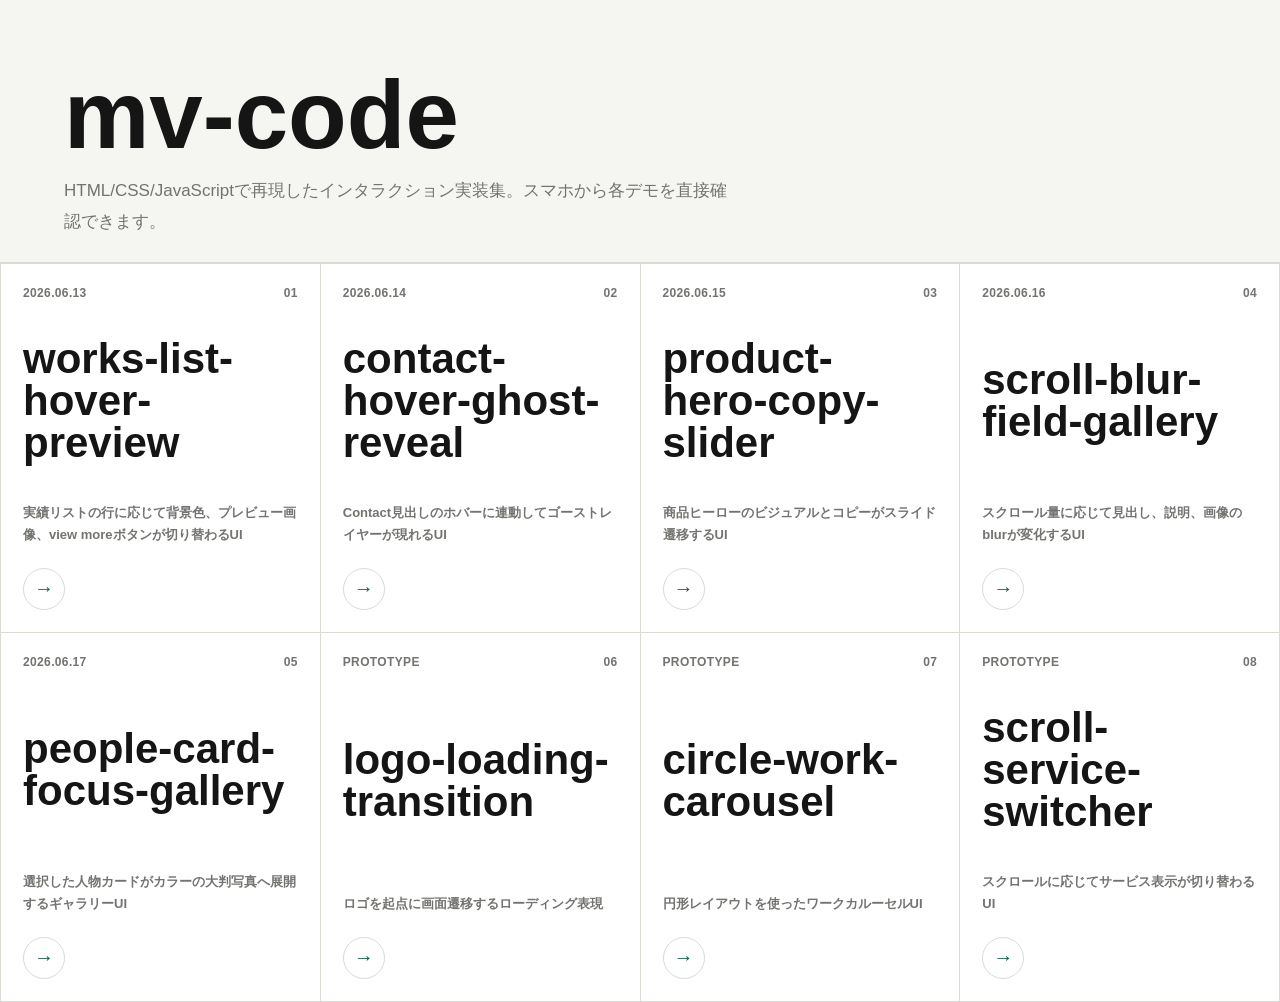
<file: index.html>
<!doctype html>
<html lang="ja">
<head>
  <meta charset="utf-8">
  <meta name="viewport" content="width=device-width, initial-scale=1">
  <title>mv-code</title>
  <style>
    * {
      box-sizing: border-box;
    }

    :root {
      color-scheme: light;
      --bg: #f5f6f2;
      --ink: #151515;
      --muted: #72746f;
      --line: #d9dcd2;
      --accent: #145c50;
      --accent-soft: #dcebe5;
      --panel: #ffffff;
    }

    html {
      background: var(--bg);
    }

    body {
      margin: 0;
      color: var(--ink);
      font-family: Inter, "Helvetica Neue", Arial, "Hiragino Kaku Gothic ProN", "Yu Gothic", Meiryo, sans-serif;
      background: var(--bg);
    }

    a {
      color: inherit;
      text-decoration: none;
    }

    .site-header {
      display: grid;
      gap: 18px;
      padding: clamp(28px, 6vw, 72px) clamp(18px, 5vw, 64px) 24px;
      border-bottom: 1px solid var(--line);
    }

    .site-title {
      margin: 0;
      font-size: clamp(36px, 9vw, 96px);
      line-height: 0.9;
      letter-spacing: 0;
    }

    .site-lead {
      max-width: 680px;
      margin: 0;
      color: var(--muted);
      font-size: clamp(14px, 2.4vw, 17px);
      line-height: 1.8;
    }

    .work-list {
      display: grid;
      grid-template-columns: repeat(auto-fit, minmax(min(100%, 280px), 1fr));
      gap: 1px;
      padding: 1px;
      background: var(--line);
    }

    .work-card {
      display: grid;
      grid-template-rows: auto 1fr auto;
      min-height: 260px;
      padding: 22px;
      background: var(--panel);
      transition: background-color 180ms ease, transform 180ms ease;
    }

    .work-card:focus-visible,
    .work-card:hover {
      background: var(--accent-soft);
      outline: none;
    }

    .work-card:active {
      transform: scale(0.99);
    }

    .work-meta {
      display: flex;
      justify-content: space-between;
      gap: 16px;
      color: var(--muted);
      font-size: 12px;
      font-weight: 700;
      letter-spacing: 0.03em;
      text-transform: uppercase;
    }

    .work-title {
      align-self: center;
      margin: 38px 0;
      font-size: clamp(24px, 5vw, 42px);
      line-height: 1;
      letter-spacing: 0;
      overflow-wrap: anywhere;
    }

    .work-summary {
      margin: 0;
      color: var(--muted);
      font-size: 13px;
      font-weight: 700;
      line-height: 1.7;
    }

    .work-open {
      display: inline-flex;
      align-items: center;
      justify-content: center;
      width: 42px;
      height: 42px;
      margin-top: 22px;
      border: 1px solid var(--line);
      border-radius: 50%;
      color: var(--accent);
      font-size: 20px;
      font-weight: 800;
    }

    @media (max-width: 680px) {
      .site-header {
        min-height: 34vh;
        align-content: end;
      }

      .work-card {
        min-height: 220px;
      }
    }
  </style>
</head>
<body>
  <header class="site-header">
    <h1 class="site-title">mv-code</h1>
    <p class="site-lead">HTML/CSS/JavaScriptで再現したインタラクション実装集。スマホから各デモを直接確認できます。</p>
  </header>

  <main class="work-list" aria-label="実装一覧">
    <a class="work-card" href="./works/works-list-hover-preview/implementation/">
      <div class="work-meta">
        <span>2026.06.13</span>
        <span>01</span>
      </div>
      <h2 class="work-title">works-list-hover-preview</h2>
      <p class="work-summary">実績リストの行に応じて背景色、プレビュー画像、view moreボタンが切り替わるUI</p>
      <span class="work-open" aria-hidden="true">→</span>
    </a>

    <a class="work-card" href="./works/contact-hover-ghost-reveal/implementation/">
      <div class="work-meta">
        <span>2026.06.14</span>
        <span>02</span>
      </div>
      <h2 class="work-title">contact-hover-ghost-reveal</h2>
      <p class="work-summary">Contact見出しのホバーに連動してゴーストレイヤーが現れるUI</p>
      <span class="work-open" aria-hidden="true">→</span>
    </a>

    <a class="work-card" href="./works/product-hero-copy-slider/implementation/">
      <div class="work-meta">
        <span>2026.06.15</span>
        <span>03</span>
      </div>
      <h2 class="work-title">product-hero-copy-slider</h2>
      <p class="work-summary">商品ヒーローのビジュアルとコピーがスライド遷移するUI</p>
      <span class="work-open" aria-hidden="true">→</span>
    </a>

    <a class="work-card" href="./works/scroll-blur-field-gallery/implementation/">
      <div class="work-meta">
        <span>2026.06.16</span>
        <span>04</span>
      </div>
      <h2 class="work-title">scroll-blur-field-gallery</h2>
      <p class="work-summary">スクロール量に応じて見出し、説明、画像のblurが変化するUI</p>
      <span class="work-open" aria-hidden="true">→</span>
    </a>

    <a class="work-card" href="./works/people-card-focus-gallery/implementation/">
      <div class="work-meta">
        <span>2026.06.17</span>
        <span>05</span>
      </div>
      <h2 class="work-title">people-card-focus-gallery</h2>
      <p class="work-summary">選択した人物カードがカラーの大判写真へ展開するギャラリーUI</p>
      <span class="work-open" aria-hidden="true">→</span>
    </a>

    <a class="work-card" href="./works/logo-loading-transition/implementation/">
      <div class="work-meta">
        <span>Prototype</span>
        <span>06</span>
      </div>
      <h2 class="work-title">logo-loading-transition</h2>
      <p class="work-summary">ロゴを起点に画面遷移するローディング表現</p>
      <span class="work-open" aria-hidden="true">→</span>
    </a>

    <a class="work-card" href="./works/circle-work-carousel/implementation/">
      <div class="work-meta">
        <span>Prototype</span>
        <span>07</span>
      </div>
      <h2 class="work-title">circle-work-carousel</h2>
      <p class="work-summary">円形レイアウトを使ったワークカルーセルUI</p>
      <span class="work-open" aria-hidden="true">→</span>
    </a>

    <a class="work-card" href="./works/scroll-service-switcher/implementation/">
      <div class="work-meta">
        <span>Prototype</span>
        <span>08</span>
      </div>
      <h2 class="work-title">scroll-service-switcher</h2>
      <p class="work-summary">スクロールに応じてサービス表示が切り替わるUI</p>
      <span class="work-open" aria-hidden="true">→</span>
    </a>
  </main>
</body>
</html>
</file>
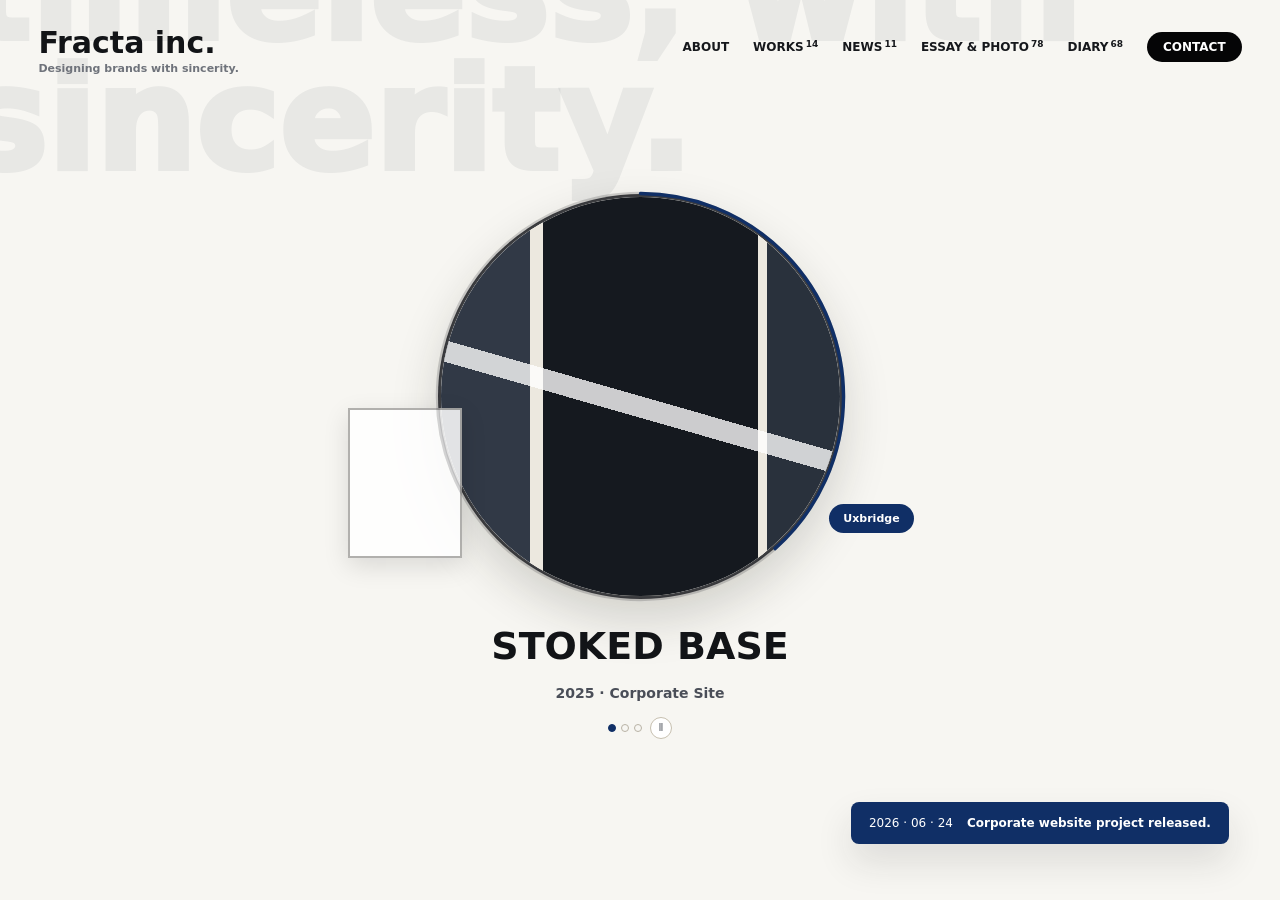
<file: works/circle-work-carousel/implementation/index.html>
<!doctype html>
<html lang="en">
<head>
  <meta charset="utf-8">
  <meta name="viewport" content="width=device-width, initial-scale=1">
  <title>Circle Work Carousel</title>
  <link rel="stylesheet" href="./style.css">
</head>
<body>
  <main class="page-shell">
    <header class="site-header">
      <a class="brand" href="#" aria-label="Fracta home">
        <strong>Fracta inc.</strong>
        <span>Designing brands with sincerity.</span>
      </a>

      <nav class="main-nav" aria-label="Primary navigation">
        <a href="#">ABOUT</a>
        <a href="#">WORKS<sup>14</sup></a>
        <a href="#">NEWS<sup>11</sup></a>
        <a href="#">ESSAY &amp; PHOTO<sup>78</sup></a>
        <a href="#">DIARY<sup>68</sup></a>
        <a class="contact-link" href="#">CONTACT</a>
      </nav>
    </header>

    <section class="carousel" aria-label="Featured works">
      <p class="background-type" aria-hidden="true">timeless, with sincerity.</p>

      <div class="work-stage">
        <button class="work-visual" type="button" aria-label="Show next work">
          <span class="device device-left"></span>
          <svg class="circle-progress" viewBox="0 0 100 100" aria-hidden="true">
            <circle class="circle-progress-track" cx="50" cy="50" r="48"></circle>
            <circle class="circle-progress-bar" cx="50" cy="50" r="48"></circle>
          </svg>
          <span class="image-circle">
            <span class="work-art" data-art="0"></span>
          </span>
        </button>

        <span class="tag-pill" data-role="tag">Uxbridge</span>

        <div class="work-copy" aria-live="polite">
          <h1 data-role="title">STOKED BASE</h1>
          <p data-role="meta">2025 · Corporate Site</p>
        </div>

        <div class="pager" aria-label="Carousel pagination">
          <div class="dots" data-role="dots"></div>
          <button class="pause-button" type="button" aria-label="Pause carousel">Ⅱ</button>
        </div>
      </div>

      <aside class="news-strip" data-role="news">
        <span>2026 · 06 · 24</span>
        <strong>Corporate website project released.</strong>
      </aside>
    </section>
  </main>

  <script src="./script.js"></script>
</body>
</html>
</file>
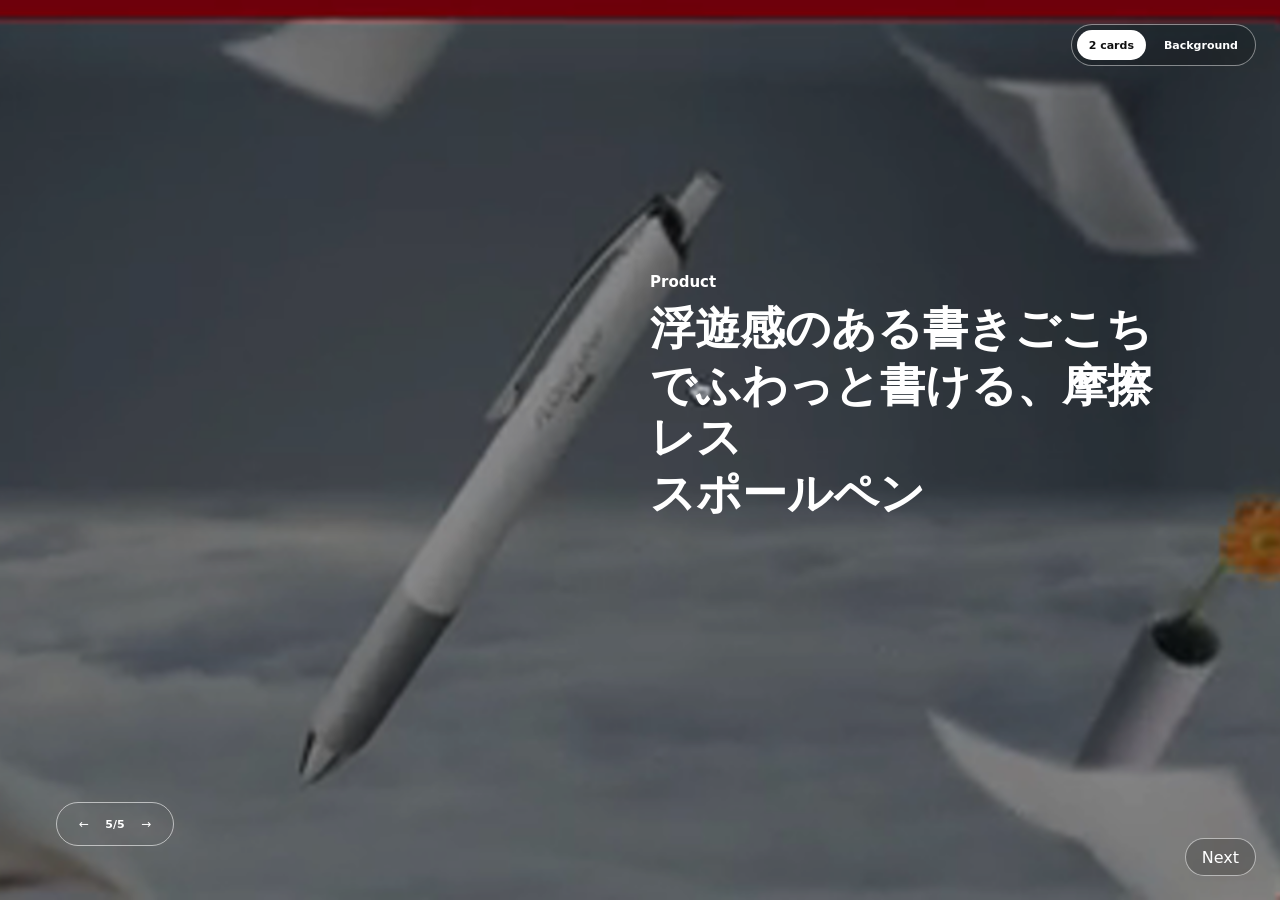
<file: works/product-hero-copy-slider/implementation/index.html>
<!doctype html>
<html lang="en">
<head>
  <meta charset="utf-8">
  <meta name="viewport" content="width=device-width, initial-scale=1">
  <title>Product Hero Copy Slider</title>
  <link rel="stylesheet" href="./style.css?v=compare-modes">
</head>
<body>
  <main class="hero" aria-label="Product hero slider">
    <section class="slider" data-state="intro">
      <div class="visual visual--old" aria-hidden="true"></div>
      <div class="visual visual--new" aria-hidden="true"></div>

      <div class="copy copy--old" aria-label="Floating smooth writing ballpoint pen">
        <span class="eyebrow">Product</span>
        <span class="copy-line"><span>浮遊感のある書きごこち</span></span>
        <span class="copy-line"><span>でふわっと書ける、摩擦レス</span></span>
        <span class="copy-line"><span>スポールペン</span></span>
      </div>

      <div class="copy copy--new" aria-label="Expression joy">
        <span class="copy-line" data-line="0">表現する</span>
        <span class="copy-line" data-line="1">よろこびを。</span>
      </div>

      <div class="pager" aria-hidden="true">
        <span>←</span>
        <strong data-role="page">5/5</strong>
        <span>→</span>
      </div>

      <div class="version-switch" aria-label="Version switcher">
        <button type="button" data-mode="cards">2 cards</button>
        <button type="button" data-mode="background">Background</button>
      </div>

      <button class="replay" type="button" data-role="action">Next</button>
    </section>
  </main>

  <script src="./script.js?v=compare-modes"></script>
</body>
</html>
</file>
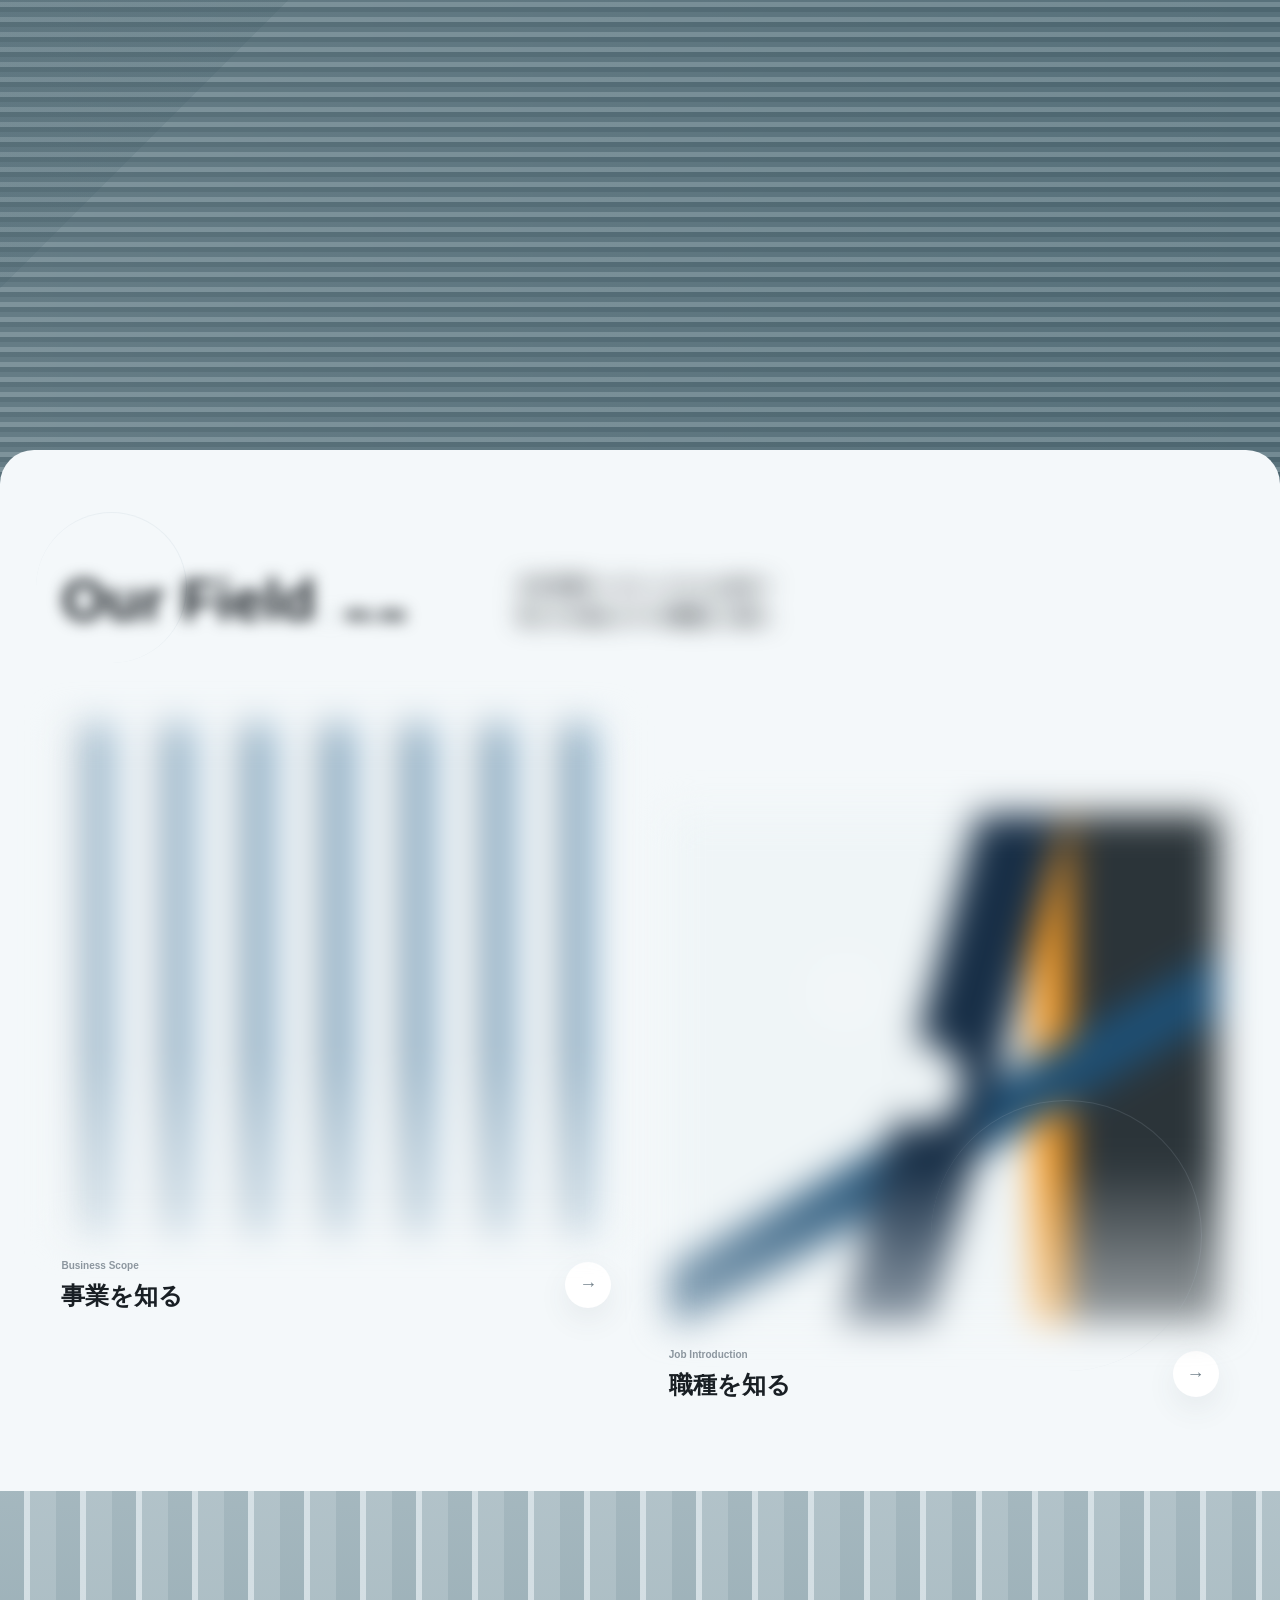
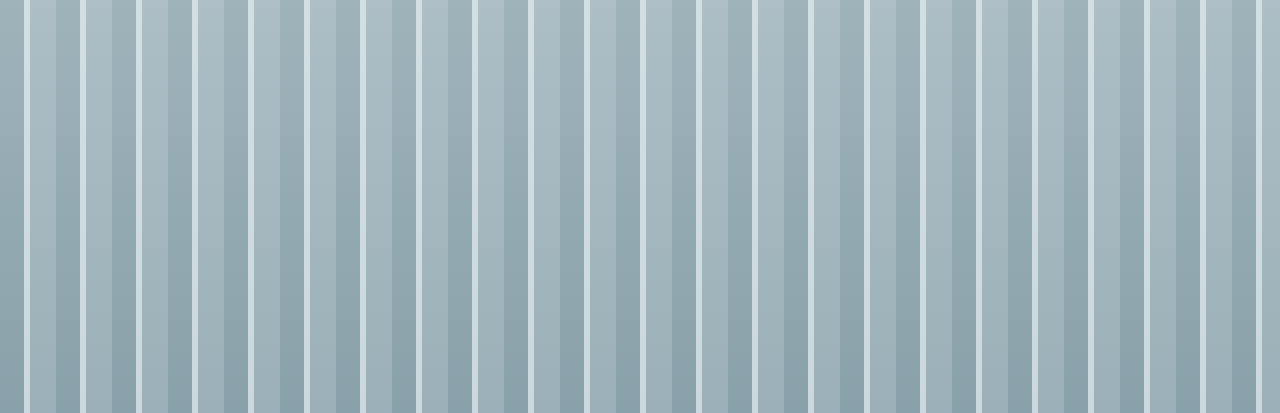
<file: works/scroll-blur-field-gallery/implementation/index.html>
<!doctype html>
<html lang="en">
<head>
  <meta charset="utf-8">
  <meta name="viewport" content="width=device-width, initial-scale=1">
  <title>Scroll Blur Field Gallery</title>
  <link rel="stylesheet" href="./style.css">
</head>
<body>
  <main>
    <section class="hero" aria-label="Facility overview">
      <div class="hero-image"></div>
    </section>

    <section class="field-section" data-role="fieldSection" aria-labelledby="fieldTitle">
      <div class="field-header">
        <div class="title-group blur-target" data-blur-key="title">
          <h1 id="fieldTitle">Our Field</h1>
          <span>事業と職場</span>
        </div>
        <p class="lead blur-target" data-blur-key="lead">
          日本空調サービスってどんな会社？<br>
          私たちの強みと4つの職種をご紹介。
        </p>
      </div>

      <div class="card-grid">
        <article class="field-card">
          <div class="field-photo field-photo--scope blur-target" data-blur-key="cardA"></div>
          <div class="field-card__meta">
            <div>
              <span>Business Scope</span>
              <h2>事業を知る</h2>
            </div>
            <a href="#" aria-label="Business Scope">→</a>
          </div>
        </article>

        <article class="field-card">
          <div class="field-photo field-photo--job blur-target" data-blur-key="cardB"></div>
          <div class="field-card__meta">
            <div>
              <span>Job Introduction</span>
              <h2>職種を知る</h2>
            </div>
            <a href="#" aria-label="Job Introduction">→</a>
          </div>
        </article>
      </div>
    </section>

    <section class="next-image" aria-label="Next section preview"></section>
  </main>

  <script src="./script.js"></script>
</body>
</html>
</file>
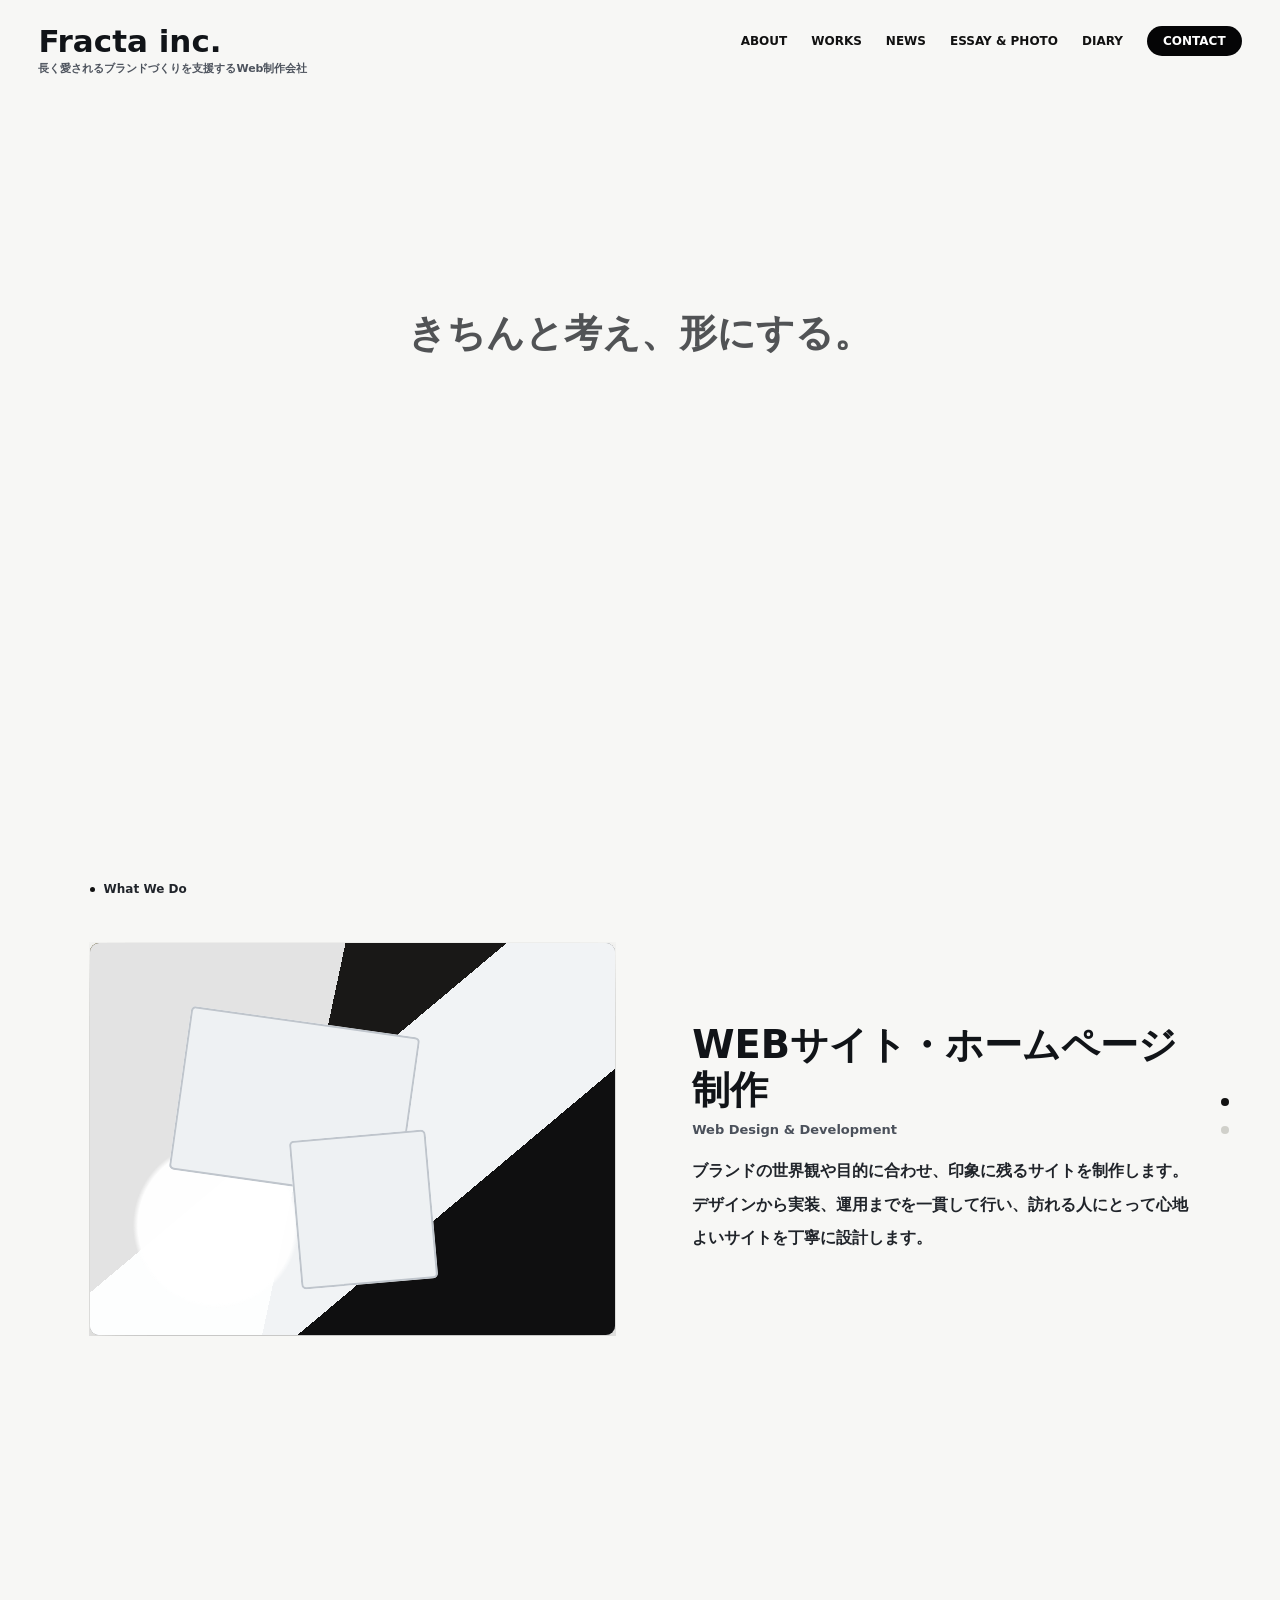
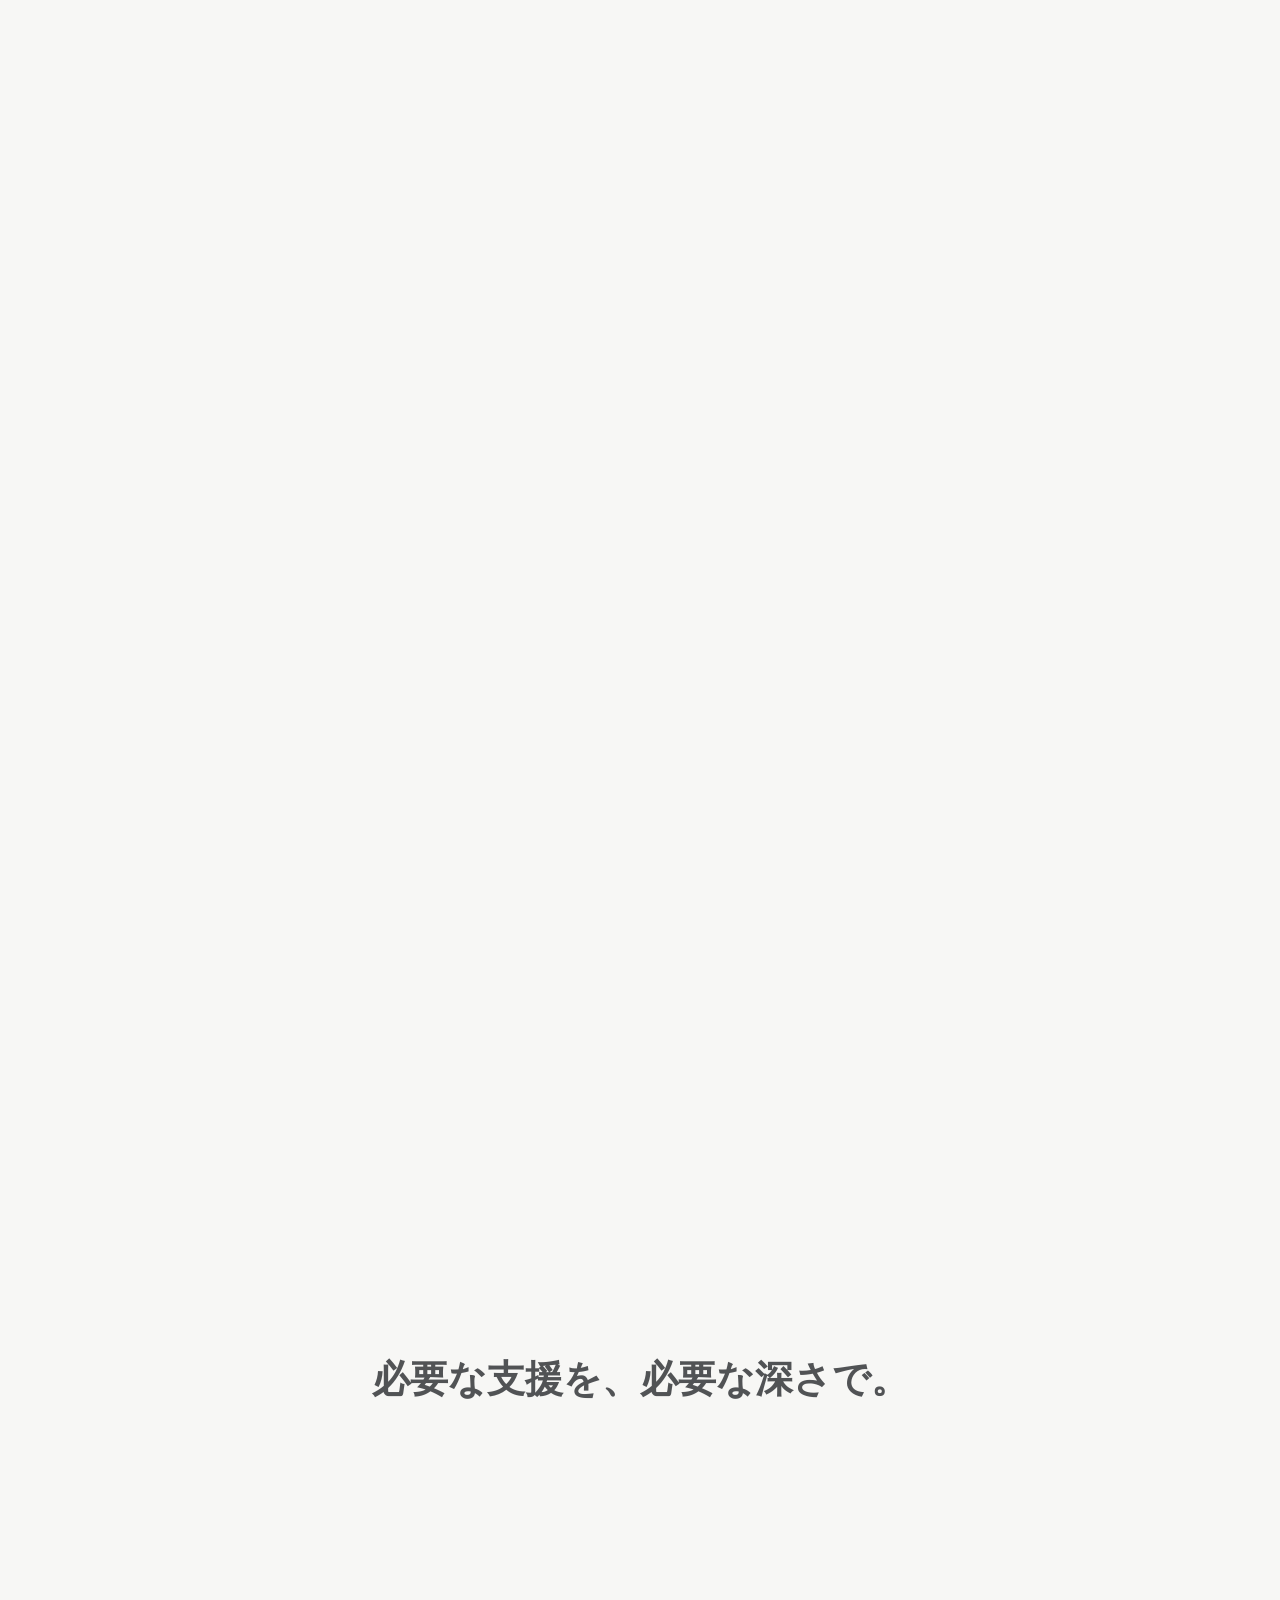
<file: works/scroll-service-switcher/implementation/index.html>
<!doctype html>
<html lang="ja">
<head>
  <meta charset="utf-8">
  <meta name="viewport" content="width=device-width, initial-scale=1">
  <title>Scroll Service Switcher</title>
  <link rel="stylesheet" href="./style.css">
</head>
<body>
  <header class="site-header">
    <a class="brand" href="#">
      <strong>Fracta inc.</strong>
      <span>長く愛されるブランドづくりを支援するWeb制作会社</span>
    </a>
    <nav class="global-nav" aria-label="Primary navigation">
      <a href="#">ABOUT</a>
      <a href="#">WORKS</a>
      <a href="#">NEWS</a>
      <a href="#">ESSAY &amp; PHOTO</a>
      <a href="#">DIARY</a>
      <a class="contact-link" href="#">CONTACT</a>
    </nav>
  </header>

  <main>
    <section class="spacer intro">
      <p>きちんと考え、形にする。</p>
    </section>

    <section class="service-scroll" aria-label="What We Do">
      <div class="service-sticky">
        <div class="section-label">
          <span></span>
          <p>What We Do</p>
        </div>

        <div class="service-layout">
          <div class="service-media" aria-hidden="true">
            <div class="media-card is-active" data-media="0">
              <span class="grid-shot"></span>
            </div>
            <div class="media-card" data-media="1">
              <span class="dashboard-shot"></span>
            </div>
          </div>

          <div class="service-copy" aria-live="polite">
            <p class="eyebrow" data-role="eyebrow">Web Design &amp; Development</p>
            <h1 data-role="title">WEBサイト・ホームページ制作</h1>
            <p class="description" data-role="description">
              ブランドの世界観や目的に合わせ、印象に残るサイトを制作します。デザインから実装、運用までを一貫して行い、訪れる人にとって心地よいサイトを丁寧に設計します。
            </p>
          </div>
        </div>

        <div class="side-indicator" aria-label="Service progress">
          <button class="indicator-dot is-active" type="button" aria-label="WEBサイト・ホームページ制作"></button>
          <button class="indicator-dot" type="button" aria-label="WEBマーケティング・集客支援"></button>
        </div>
      </div>
    </section>

    <section class="spacer outro">
      <p>必要な支援を、必要な深さで。</p>
    </section>
  </main>

  <script src="./script.js"></script>
</body>
</html>
</file>
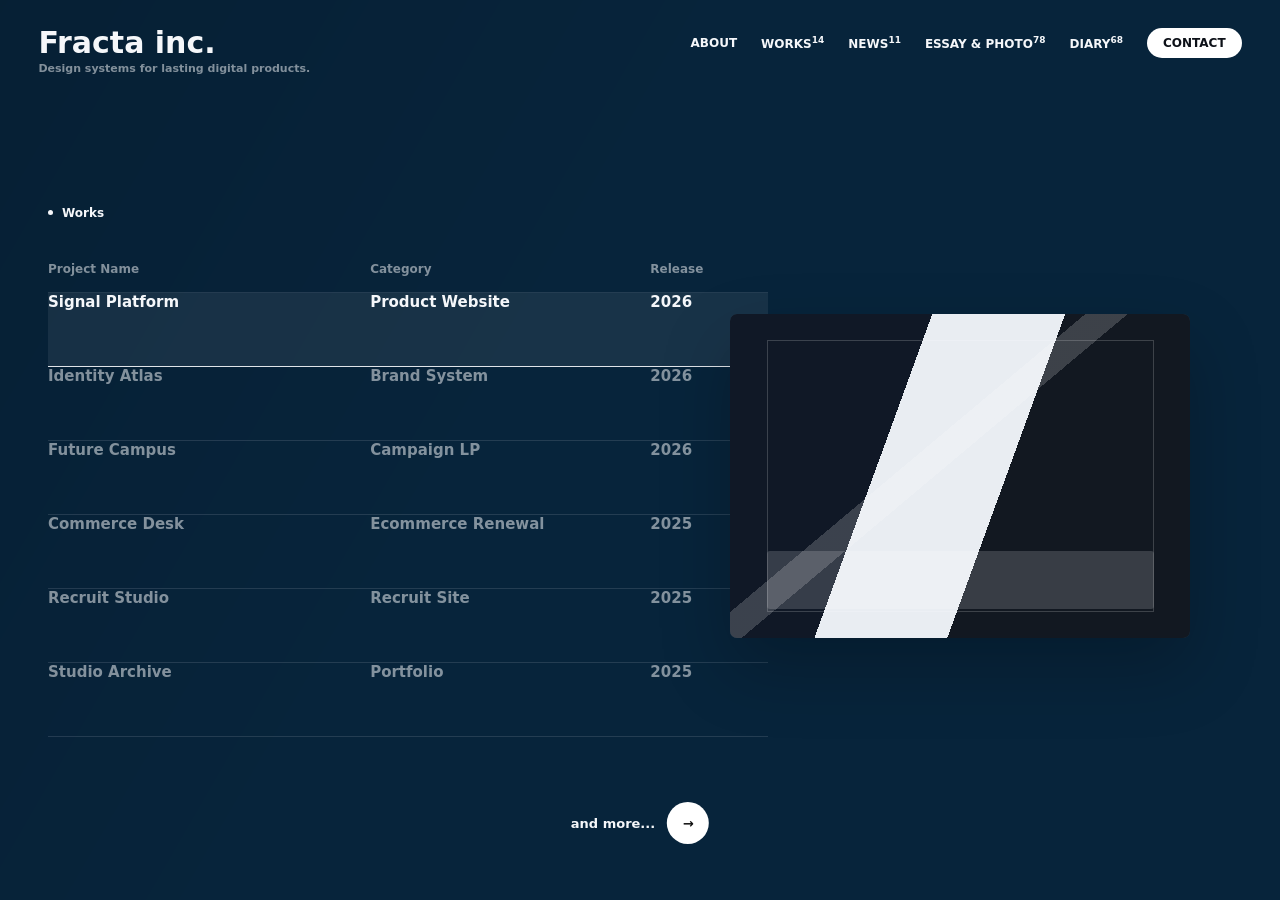
<file: works/works-list-hover-preview/implementation/index.html>
<!doctype html>
<html lang="en">
<head>
  <meta charset="utf-8">
  <meta name="viewport" content="width=device-width, initial-scale=1">
  <title>Works List Hover Preview</title>
  <link rel="stylesheet" href="./style.css?v=cursor-follow-3">
</head>
<body>
  <main class="works-page" data-theme="0">
    <header class="site-header">
      <a class="brand" href="#">
        <strong>Fracta inc.</strong>
        <span>Design systems for lasting digital products.</span>
      </a>

      <nav class="global-nav" aria-label="Primary navigation">
        <a href="#">ABOUT</a>
        <a href="#">WORKS<sup>14</sup></a>
        <a href="#">NEWS<sup>11</sup></a>
        <a href="#">ESSAY &amp; PHOTO<sup>78</sup></a>
        <a href="#">DIARY<sup>68</sup></a>
        <a class="contact-link" href="#">CONTACT</a>
      </nav>
    </header>

    <section class="works-section" aria-label="Works">
      <div class="section-label">
        <span></span>
        <p>Works</p>
      </div>

      <div class="table-head" aria-hidden="true">
        <span>Project Name</span>
        <span>Category</span>
        <span>Release</span>
      </div>

      <div class="works-list" data-role="list"></div>

      <aside class="preview" aria-live="polite">
        <div class="preview-card">
          <div class="preview-art preview-art--old" data-role="oldArt"></div>
          <div class="preview-art preview-art--new" data-role="newArt"></div>
        </div>
      </aside>

      <a class="view-more" href="#" data-role="viewMore">
        <span>view more</span>
        <span>↗</span>
      </a>

      <a class="more-link" href="#">
        <span>and more...</span>
        <span>→</span>
      </a>
    </section>
  </main>

  <script src="./script.js?v=cursor-follow-3"></script>
</body>
</html>
</file>
<file: works/circle-work-carousel/implementation/style.css>
* {
  box-sizing: border-box;
}

:root {
  --ink: #121417;
  --muted: #6f737b;
  --blue: #102f66;
  --gold: #a88d2f;
  --cream: #f4f1ea;
  --dot: #d5d1c7;
}

body {
  margin: 0;
  min-height: 100vh;
  overflow: hidden;
  color: var(--ink);
  font-family: Inter, ui-sans-serif, system-ui, -apple-system, BlinkMacSystemFont, "Segoe UI", sans-serif;
  background: #f7f6f2;
}

a,
button {
  color: inherit;
  font: inherit;
}

.page-shell {
  position: relative;
  min-height: 100vh;
  overflow: hidden;
}

.site-header {
  position: relative;
  z-index: 10;
  display: flex;
  align-items: flex-start;
  justify-content: space-between;
  padding: 28px clamp(18px, 3vw, 42px);
}

.brand {
  display: grid;
  gap: 4px;
  text-decoration: none;
}

.brand strong {
  font-size: clamp(20px, 2.6vw, 30px);
  line-height: 1;
  letter-spacing: 0;
}

.brand span {
  max-width: 260px;
  color: var(--muted);
  font-size: 11px;
  font-weight: 700;
}

.main-nav {
  display: flex;
  align-items: center;
  gap: clamp(14px, 2vw, 24px);
  padding-top: 4px;
}

.main-nav a {
  display: inline-flex;
  align-items: flex-start;
  gap: 2px;
  color: #16181c;
  font-size: 12px;
  font-weight: 900;
  text-decoration: none;
  white-space: nowrap;
}

.main-nav sup {
  font-size: 9px;
  line-height: 1;
}

.contact-link {
  min-height: 28px;
  padding: 8px 16px;
  border-radius: 999px;
  color: #fff !important;
  background: #050506;
}

.carousel {
  position: absolute;
  inset: 0;
  display: grid;
  place-items: center;
  padding: 90px 20px 58px;
}

.background-type {
  position: absolute;
  inset: -8vh -3vw auto;
  margin: 0;
  width: 110vw;
  color: rgba(34, 46, 63, 0.065);
  font-size: clamp(72px, 11vw, 158px);
  font-weight: 950;
  line-height: 0.92;
  letter-spacing: 0;
  text-align: left;
  pointer-events: none;
}

.work-stage {
  position: relative;
  display: grid;
  justify-items: center;
  width: min(92vw, 720px);
}

.work-visual {
  position: relative;
  width: clamp(240px, 39vw, 405px);
  aspect-ratio: 1;
  padding: 0;
  border: 0;
  background: transparent;
  cursor: pointer;
}

.circle-progress {
  position: absolute;
  z-index: 4;
  inset: -9px;
  width: calc(100% + 18px);
  height: calc(100% + 18px);
  overflow: visible;
  transform: rotate(-90deg);
  pointer-events: none;
}

.circle-progress-track,
.circle-progress-bar {
  fill: none;
  stroke-width: 0.8;
}

.circle-progress-track {
  stroke: rgba(22, 24, 28, 0.18);
}

.circle-progress-bar {
  stroke: var(--progress-color, var(--blue));
  stroke-linecap: round;
  stroke-dasharray: 301.59;
  stroke-dashoffset: 301.59;
  transition: opacity 260ms ease, stroke 260ms ease;
}

.work-stage.is-switching .circle-progress-bar {
  opacity: 0.35;
}

.image-circle {
  position: absolute;
  inset: 0;
  overflow: hidden;
  border: 3px solid rgba(26, 27, 31, 0.82);
  border-radius: 50%;
  background: #ddd;
  box-shadow: 0 20px 48px rgba(36, 32, 20, 0.18);
}

.work-art {
  position: absolute;
  inset: -3%;
  display: block;
  opacity: 1;
  transform: scale(1);
  background: var(--art);
  transition: opacity 360ms ease, transform 520ms cubic-bezier(0.2, 0.9, 0.2, 1);
}

.work-stage.is-switching .work-art {
  opacity: 0;
  transform: scale(1.08) translateX(12px);
}

.work-art[data-art="0"] {
  --art:
    linear-gradient(16deg, transparent 0 46%, rgba(255,255,255,0.78) 46% 50%, transparent 50%),
    linear-gradient(90deg, #313946 0 24%, #ece8df 24% 27%, #15191f 27% 78%, #ece8df 78% 80%, #29313c 80%),
    repeating-linear-gradient(0deg, #f7f5ef 0 10px, #d8d3c5 10px 13px);
}

.work-art[data-art="1"] {
  --art:
    linear-gradient(146deg, transparent 0 43%, #f54c92 43% 49%, transparent 49%),
    linear-gradient(154deg, transparent 0 49%, #ffe02c 49% 55%, transparent 55%),
    linear-gradient(162deg, transparent 0 54%, #313acb 54% 62%, transparent 62%),
    linear-gradient(90deg, #d2bd6a 0 72%, #2b2219 72%);
}

.work-art[data-art="2"] {
  --art:
    radial-gradient(circle at 68% 33%, #fff 0 6%, transparent 7%),
    linear-gradient(124deg, #203a74 0 36%, #f6d24f 36% 51%, #e85088 51% 67%, #151515 67%),
    linear-gradient(#e9e1c9, #b99253);
}

.device {
  position: absolute;
  z-index: 3;
  display: block;
  border: 2px solid rgba(33, 31, 24, 0.35);
  background: rgba(255, 255, 255, 0.86);
  box-shadow: 0 8px 24px rgba(0, 0, 0, 0.12);
}

.device-left {
  left: -22%;
  bottom: 10%;
  width: 28%;
  height: 37%;
}

.tag-pill {
  position: absolute;
  right: 12%;
  top: 57%;
  min-width: 76px;
  padding: 8px 14px;
  border-radius: 999px;
  color: #fff;
  background: var(--blue);
  font-size: 11px;
  font-weight: 900;
  text-align: center;
  transition: background 260ms ease, transform 360ms ease;
}

.work-stage.is-switching .tag-pill {
  transform: translateY(6px);
}

.work-copy {
  display: grid;
  justify-items: center;
  gap: 8px;
  min-height: 86px;
  margin-top: 28px;
  text-align: center;
}

.work-copy h1 {
  margin: 0;
  font-size: clamp(24px, 3vw, 38px);
  line-height: 1;
  letter-spacing: 0;
  clip-path: inset(0 0 0 0);
  transition: clip-path 340ms ease, transform 340ms ease;
}

.work-copy p {
  margin: 0;
  color: #4a4e58;
  font-size: 14px;
  font-weight: 700;
}

.work-stage.is-switching .work-copy h1 {
  transform: translateY(10px);
  clip-path: inset(0 100% 0 0);
}

.pager {
  display: flex;
  align-items: center;
  gap: 8px;
  margin-top: 4px;
}

.dots {
  display: flex;
  gap: 5px;
}

.dot {
  width: 8px;
  height: 8px;
  padding: 0;
  border: 1px solid #b8b2a5;
  border-radius: 50%;
  background: transparent;
  cursor: pointer;
}

.dot.is-active {
  background: var(--active-color, var(--blue));
  border-color: var(--active-color, var(--blue));
}

.pause-button {
  display: grid;
  place-items: center;
  width: 22px;
  height: 22px;
  padding: 0;
  border: 1px solid #c7c0b0;
  border-radius: 50%;
  background: #fff;
  color: #5a5f67;
  font-size: 10px;
  cursor: pointer;
}

.news-strip {
  position: absolute;
  right: clamp(18px, 4vw, 54px);
  bottom: clamp(22px, 5vw, 56px);
  display: flex;
  align-items: center;
  gap: 14px;
  min-height: 42px;
  max-width: min(44vw, 430px);
  padding: 10px 18px;
  border-radius: 8px;
  color: #fff;
  background: var(--blue);
  box-shadow: 0 18px 36px rgba(30, 30, 30, 0.12);
  transition: background 260ms ease, transform 360ms ease, opacity 360ms ease;
}

.news-strip span,
.news-strip strong {
  font-size: 12px;
  white-space: nowrap;
}

.news-strip strong {
  overflow: hidden;
  text-overflow: ellipsis;
}

.news-strip.is-switching {
  opacity: 0;
  transform: translateX(24px);
}

@media (max-width: 760px) {
  .site-header {
    gap: 20px;
  }

  .main-nav {
    max-width: 58vw;
    overflow: hidden;
    gap: 12px;
  }

  .main-nav a {
    font-size: 11px;
  }

  .tag-pill {
    right: 3%;
  }

  .news-strip {
    left: 18px;
    right: 18px;
    max-width: none;
  }
}
</file>
<file: works/product-hero-copy-slider/implementation/style.css>
* {
  box-sizing: border-box;
}

:root {
  --red: #b40012;
  --ease: cubic-bezier(0.72, 0, 0.18, 1);
  --soft: cubic-bezier(0.2, 0.78, 0.18, 1);
}

body {
  margin: 0;
  min-height: 100vh;
  color: #fff;
  font-family: Inter, ui-sans-serif, system-ui, -apple-system, BlinkMacSystemFont, "Segoe UI", sans-serif;
  background: #20262c;
}

button {
  color: inherit;
  font: inherit;
}

.hero {
  min-height: 100vh;
  overflow: hidden;
}

.slider {
  position: relative;
  min-height: 100vh;
  overflow: hidden;
  background: #5e666c;
  transition: background 540ms var(--ease);
}

.slider.is-red,
.slider.is-travel,
.slider.is-settled {
  background: var(--red);
}

.visual {
  position: absolute;
  overflow: hidden;
  top: 0;
  left: 0;
  width: 100vw;
  height: 100vh;
  border-radius: 0;
  background-position: center;
  background-size: cover;
  box-shadow: 0 30px 70px rgba(0, 0, 0, 0.22);
  transform: translate3d(0, 0, 0);
  transition:
    top 820ms var(--ease),
    left 820ms var(--ease),
    width 820ms var(--ease),
    height 820ms var(--ease),
    border-radius 820ms var(--ease),
    transform 820ms var(--ease);
}

.slider.is-resetting .visual,
.slider.is-resetting .visual::after,
.slider.is-resetting .copy--old .copy-line span,
.slider.is-resetting .eyebrow,
.slider.is-resetting .copy-char {
  transition: none !important;
}

.visual::after {
  content: "";
  position: absolute;
  inset: 0;
  background: rgba(0, 0, 0, 0.28);
  transition: background 520ms ease;
}

.visual--old {
  z-index: 2;
  background-image: url("../frames/old-visual.png");
}

.visual--new {
  z-index: 3;
  top: 26vh;
  left: 112vw;
  width: min(64vw, 720px);
  height: 48vh;
  border-radius: 9px;
  background-image: url("../frames/new-visual.png");
  visibility: hidden;
}

.slider.is-red .visual--old {
  top: 17vh;
  left: 11vw;
  width: 78vw;
  height: 69vh;
  border-radius: 10px;
}

.slider.is-red .visual--old::after,
.slider.is-travel .visual--old::after,
.slider.is-settled .visual--old::after,
.slider.is-settled .visual--new::after {
  background: rgba(0, 0, 0, 0.08);
}

.slider.is-travel .visual--old {
  top: 26vh;
  left: -40vw;
  width: min(64vw, 720px);
  height: 48vh;
  border-radius: 10px;
}

.slider.is-travel .visual--new {
  left: 44vw;
  visibility: visible;
}

.slider.is-settled .visual--old {
  top: 26vh;
  left: -92vw;
  width: min(64vw, 720px);
  height: 48vh;
  border-radius: 10px;
}

.slider.is-settled .visual--new {
  top: 0;
  left: 0;
  width: 100vw;
  height: 100vh;
  border-radius: 0;
  visibility: visible;
}

.slider.is-red.is-settled .visual--old {
  top: 26vh;
  left: -92vw;
  width: min(64vw, 720px);
  height: 48vh;
  border-radius: 10px;
}

.slider.is-red.is-settled .visual--new {
  top: 0;
  left: 0;
  width: 100vw;
  height: 100vh;
  border-radius: 0;
  visibility: visible;
}

.slider.mode-background .visual--new {
  top: 17vh;
  left: 11vw;
  width: 78vw;
  height: 69vh;
  border-radius: 10px;
  visibility: hidden;
  transform: scale(0.96);
}

.slider.mode-background.is-travel .visual--old {
  top: 17vh;
  left: 11vw;
  width: 78vw;
  height: 69vh;
  border-radius: 10px;
}

.slider.mode-background.is-travel .visual--new {
  top: 17vh;
  left: 11vw;
  width: 78vw;
  height: 69vh;
  border-radius: 10px;
  visibility: visible;
  transform: scale(1);
}

.slider.mode-background.is-settled .visual--old,
.slider.mode-background.is-red.is-settled .visual--old {
  top: 17vh;
  left: 11vw;
  width: 78vw;
  height: 69vh;
  border-radius: 10px;
}

.slider.mode-background.is-settled .visual--new,
.slider.mode-background.is-red.is-settled .visual--new {
  top: 0;
  left: 0;
  width: 100vw;
  height: 100vh;
  border-radius: 0;
  visibility: visible;
  transform: scale(1);
}

.copy {
  position: absolute;
  z-index: 4;
  display: grid;
  letter-spacing: 0;
}

.copy--old {
  top: 44%;
  right: clamp(42px, 9vw, 110px);
  width: min(46vw, 520px);
  transform: translateY(-50%);
  gap: 5px;
  font-weight: 900;
}

.eyebrow {
  display: block;
  margin-bottom: 7px;
  font-size: 15px;
  font-weight: 800;
  overflow: hidden;
}

.copy--old .copy-line {
  display: block;
  overflow: hidden;
  font-size: clamp(25px, 4vw, 45px);
  line-height: 1.15;
}

.copy--old .copy-line span,
.eyebrow {
  transform: translateY(0);
  transition: transform 480ms var(--soft);
}

.copy--old .copy-line span {
  display: inline-block;
}

.is-copy-out .eyebrow,
.is-copy-out .copy--old .copy-line span {
  transform: translateY(112%);
}

.is-copy-out .copy--old .copy-line:nth-of-type(1) span {
  transition-delay: 30ms;
}

.is-copy-out .copy--old .copy-line:nth-of-type(2) span {
  transition-delay: 90ms;
}

.is-copy-out .copy--old .copy-line:nth-of-type(3) span {
  transition-delay: 150ms;
}

.copy--new {
  left: clamp(30px, 9vw, 118px);
  bottom: clamp(46px, 8vw, 92px);
  gap: 3px;
  font-size: clamp(44px, 9vw, 96px);
  font-weight: 950;
  line-height: 1.02;
}

.copy--new .copy-line {
  display: block;
  overflow: hidden;
  white-space: nowrap;
}

.copy-char {
  display: inline-block;
  transform: translateY(118%);
  transition-property: transform;
  transition-duration: 620ms;
  transition-timing-function: var(--soft);
  transition-delay: calc(var(--line-delay) + var(--char-delay));
}

.is-new-copy .copy-char {
  transform: translateY(0);
}

.pager {
  position: absolute;
  z-index: 5;
  left: clamp(24px, 5vw, 56px);
  bottom: clamp(25px, 5vw, 54px);
  display: inline-flex;
  align-items: center;
  gap: 13px;
  min-width: 118px;
  height: 44px;
  justify-content: center;
  border: 1px solid rgba(255, 255, 255, 0.58);
  border-radius: 999px;
  color: #fff;
  font-size: 12px;
}

.pager strong {
  min-width: 26px;
  text-align: center;
  font-size: 11px;
}

.replay {
  position: absolute;
  z-index: 6;
  right: 24px;
  bottom: 24px;
  min-height: 38px;
  padding: 0 16px;
  border: 1px solid rgba(255, 255, 255, 0.54);
  border-radius: 999px;
  background: rgba(0, 0, 0, 0.18);
  cursor: pointer;
}

.version-switch {
  position: absolute;
  z-index: 7;
  right: 24px;
  top: 24px;
  display: inline-flex;
  gap: 6px;
  padding: 5px;
  border: 1px solid rgba(255, 255, 255, 0.46);
  border-radius: 999px;
  background: rgba(0, 0, 0, 0.16);
}

.version-switch button {
  min-height: 30px;
  padding: 0 12px;
  border: 0;
  border-radius: 999px;
  color: #fff;
  background: transparent;
  cursor: pointer;
  font-size: 11px;
  font-weight: 800;
}

.version-switch button.is-active {
  color: #111;
  background: #fff;
}

@media (max-width: 720px) {
  .copy--old {
    top: 43%;
    left: 8vw;
    right: auto;
    width: 84vw;
  }

  .slider.is-red .visual--old {
    top: 19vh;
    left: 7vw;
    width: 86vw;
    height: 57vh;
  }

  .visual--new {
    top: 35%;
    left: 112vw;
    width: 78vw;
    height: 38vh;
  }

  .slider.is-travel .visual--old {
    top: 35%;
    left: -50vw;
    width: 78vw;
    height: 38vh;
  }

  .slider.is-travel .visual--new {
    left: 42vw;
    visibility: visible;
  }

  .slider.is-settled .visual--new {
    top: 0;
    left: 0;
    width: 100vw;
    height: 100vh;
    border-radius: 0;
    visibility: visible;
  }

  .slider.is-red.is-settled .visual--old {
    top: 35%;
    left: -98vw;
    width: 78vw;
    height: 38vh;
  }

  .slider.is-red.is-settled .visual--new {
    top: 0;
    left: 0;
    width: 100vw;
    height: 100vh;
    border-radius: 0;
    visibility: visible;
  }

  .slider.mode-background .visual--new,
  .slider.mode-background.is-travel .visual--old,
  .slider.mode-background.is-travel .visual--new,
  .slider.mode-background.is-settled .visual--old,
  .slider.mode-background.is-red.is-settled .visual--old {
    top: 19vh;
    left: 7vw;
    width: 86vw;
    height: 57vh;
    border-radius: 10px;
  }

  .slider.mode-background.is-settled .visual--new,
  .slider.mode-background.is-red.is-settled .visual--new {
    top: 0;
    left: 0;
    width: 100vw;
    height: 100vh;
    border-radius: 0;
  }

  .copy--new {
    left: 8vw;
    bottom: 86px;
  }

  .replay {
    right: 14px;
    bottom: 14px;
  }

  .version-switch {
    top: 14px;
    right: 14px;
  }
}
</file>
<file: works/scroll-blur-field-gallery/implementation/style.css>
* {
  box-sizing: border-box;
}

:root {
  --ink: #191f24;
  --muted: #8a949d;
  --paper: #f4f8fa;
  --line: #dce4e9;
  --title-blur: 18px;
  --lead-blur: 18px;
  --card-a-blur: 18px;
  --card-b-blur: 18px;
}

html {
  background: #dfe9ee;
}

body {
  margin: 0;
  color: var(--ink);
  font-family: Inter, "Helvetica Neue", Arial, sans-serif;
  background: var(--paper);
}

main {
  min-height: 190vh;
  overflow: clip;
}

.hero {
  height: 58vh;
  min-height: 330px;
  background: #bed4df;
}

.hero-image,
.next-image,
.field-photo {
  background-position: center;
  background-size: cover;
}

.hero-image {
  height: 100%;
  background-image:
    linear-gradient(90deg, rgba(255, 255, 255, 0.08), rgba(255, 255, 255, 0)),
    linear-gradient(135deg, rgba(44, 74, 85, 0.12) 0 16%, transparent 16%),
    repeating-linear-gradient(0deg, #4d6670 0 5px, #738a93 5px 10px, #58717b 10px 15px),
    linear-gradient(115deg, transparent 0 42%, #c6d7dd 42% 46%, transparent 46%),
    linear-gradient(145deg, transparent 0 58%, #526976 58% 61%, transparent 61%),
    linear-gradient(#b9d9e7, #eff8fb 48%, #9eb4be 48%);
}

.field-section {
  position: relative;
  z-index: 2;
  min-height: 105vh;
  margin-top: -72px;
  padding: clamp(72px, 12vw, 122px) clamp(26px, 4.8vw, 76px) 92px;
  border-radius: 34px 34px 0 0;
  background: var(--paper);
}

.field-section::before,
.field-section::after {
  content: "";
  position: absolute;
  pointer-events: none;
  border: 1px solid rgba(178, 194, 203, 0.36);
  border-left: 0;
  border-bottom: 0;
}

.field-section::before {
  top: 62px;
  left: 36px;
  width: 150px;
  height: 150px;
  border-radius: 50%;
  border-color: rgba(178, 194, 203, 0.18);
}

.field-section::after {
  right: 78px;
  bottom: 120px;
  width: 270px;
  height: 270px;
  border-radius: 50%;
  border-color: rgba(178, 194, 203, 0.16);
}

.field-header {
  position: sticky;
  top: 84px;
  z-index: 3;
  display: grid;
  grid-template-columns: minmax(220px, 0.75fr) minmax(260px, 1fr);
  gap: clamp(28px, 5vw, 74px);
  align-items: start;
  max-width: 980px;
  margin-bottom: 48px;
}

.title-group {
  display: flex;
  align-items: baseline;
  gap: 14px;
}

.title-group h1 {
  margin: 0;
  font-size: clamp(34px, 5vw, 58px);
  line-height: 0.95;
  letter-spacing: 0;
}

.title-group span {
  padding-left: 14px;
  border-left: 1px solid #98a5ad;
  font-size: 12px;
  font-weight: 800;
  white-space: nowrap;
}

.lead {
  max-width: 410px;
  margin: 0;
  font-size: clamp(13px, 1.25vw, 16px);
  font-weight: 800;
  line-height: 1.9;
}

.card-grid {
  display: grid;
  grid-template-columns: minmax(0, 1fr) minmax(0, 1fr);
  gap: clamp(24px, 4.5vw, 70px);
  max-width: 1160px;
  margin-top: clamp(46px, 8vw, 92px);
}

.field-card {
  min-width: 0;
}

.field-card:nth-child(2) {
  padding-top: clamp(44px, 7vw, 92px);
}

.field-photo {
  width: 100%;
  aspect-ratio: 1.08;
  border-radius: 2px;
  background-color: #d8e3e8;
}

.field-photo--scope {
  background-image:
    linear-gradient(180deg, transparent 66%, rgba(244, 248, 250, 0.62)),
    linear-gradient(90deg, rgba(255, 255, 255, 0.2), transparent 46%),
    repeating-linear-gradient(90deg, #e7eef2 0 28px, #263943 28px 33px, #74a5c9 33px 50px, #f1f5f7 50px 80px),
    repeating-linear-gradient(0deg, transparent 0 72px, rgba(20, 38, 48, 0.75) 72px 78px),
    linear-gradient(145deg, #dbe7ec 0 34%, #a4c7d6 34% 38%, #edf3f6 38% 100%);
}

.field-photo--job {
  background-image:
    linear-gradient(180deg, transparent 68%, rgba(244, 248, 250, 0.55)),
    radial-gradient(circle at 32% 35%, #f2f6f8 0 8%, transparent 8.5%),
    radial-gradient(circle at 46% 53%, #eef4f6 0 10%, transparent 10.5%),
    linear-gradient(105deg, transparent 0 45%, #172e46 45% 58%, transparent 58%),
    linear-gradient(150deg, transparent 0 55%, #1e4f74 55% 63%, transparent 63%),
    linear-gradient(90deg, #eff5f7 0 66%, #f79b23 66% 73%, #2b3439 73% 100%);
}

.field-card__meta {
  display: flex;
  align-items: center;
  justify-content: space-between;
  gap: 24px;
  padding-top: 26px;
}

.field-card__meta span {
  display: block;
  margin-bottom: 12px;
  color: var(--muted);
  font-size: 10px;
  font-weight: 800;
}

.field-card__meta h2 {
  margin: 0;
  font-size: clamp(18px, 2vw, 24px);
  line-height: 1.1;
  letter-spacing: 0;
}

.field-card__meta a {
  display: grid;
  flex: 0 0 auto;
  place-items: center;
  width: 46px;
  height: 46px;
  border-radius: 999px;
  color: #72808a;
  background: #fff;
  font-size: 18px;
  font-weight: 900;
  text-decoration: none;
  box-shadow: 0 12px 30px rgba(59, 80, 91, 0.08);
}

.blur-target {
  will-change: filter;
}

[data-blur-key="title"] {
  filter: blur(var(--title-blur));
}

[data-blur-key="lead"] {
  filter: blur(var(--lead-blur));
}

[data-blur-key="cardA"] {
  filter: blur(var(--card-a-blur));
}

[data-blur-key="cardB"] {
  filter: blur(var(--card-b-blur));
}

.next-image {
  height: 58vh;
  min-height: 330px;
  background-image:
    linear-gradient(180deg, rgba(244, 248, 250, 0.26), rgba(244, 248, 250, 0)),
    repeating-linear-gradient(90deg, #89a1aa 0 24px, #cbd8de 24px 30px, #9bb0b8 30px 56px),
    repeating-linear-gradient(0deg, transparent 0 70px, rgba(80, 99, 108, 0.7) 70px 76px),
    linear-gradient(#d3e0e5, #8098a3);
}

@media (max-width: 760px) {
  .hero,
  .next-image {
    height: 42vh;
    min-height: 260px;
  }

  .field-section {
    margin-top: -42px;
    padding: 58px 20px 72px;
    border-radius: 24px 24px 0 0;
  }

  .field-header,
  .card-grid {
    grid-template-columns: 1fr;
  }

  .field-header {
    position: relative;
    top: auto;
    gap: 20px;
    margin-bottom: 28px;
  }

  .card-grid {
    gap: 36px;
    margin-top: 36px;
  }

  .field-card:nth-child(2) {
    padding-top: 0;
  }
}
</file>
<file: works/scroll-service-switcher/implementation/style.css>
* {
  box-sizing: border-box;
}

:root {
  --ink: #111418;
  --muted: #60656f;
  --paper: #f7f7f5;
  --line: #d9d9d4;
}

html {
  scroll-behavior: smooth;
}

body {
  margin: 0;
  min-height: 100vh;
  color: var(--ink);
  font-family: Inter, ui-sans-serif, system-ui, -apple-system, BlinkMacSystemFont, "Segoe UI", sans-serif;
  background: var(--paper);
}

a,
button {
  color: inherit;
  font: inherit;
}

.site-header {
  position: fixed;
  z-index: 20;
  top: 0;
  left: 0;
  right: 0;
  display: flex;
  align-items: flex-start;
  justify-content: space-between;
  padding: 26px clamp(18px, 3vw, 42px);
  pointer-events: none;
}

.brand,
.global-nav {
  pointer-events: auto;
}

.brand {
  display: grid;
  gap: 4px;
  text-decoration: none;
}

.brand strong {
  font-size: clamp(22px, 2.6vw, 31px);
  line-height: 1;
  letter-spacing: 0;
}

.brand span {
  max-width: 280px;
  color: #4d535d;
  font-size: 11px;
  font-weight: 700;
}

.global-nav {
  display: flex;
  align-items: center;
  gap: clamp(14px, 2vw, 24px);
}

.global-nav a {
  color: #111;
  font-size: 12px;
  font-weight: 900;
  text-decoration: none;
  white-space: nowrap;
}

.contact-link {
  min-height: 30px;
  padding: 8px 16px;
  border-radius: 999px;
  color: #fff !important;
  background: #050506;
}

.spacer {
  display: grid;
  min-height: 74vh;
  place-items: center;
  padding: 120px 20px;
}

.spacer p {
  max-width: 720px;
  margin: 0;
  color: rgba(16, 20, 24, 0.72);
  font-size: clamp(22px, 3vw, 42px);
  font-weight: 800;
  line-height: 1.5;
  text-align: center;
}

.service-scroll {
  position: relative;
  height: 220vh;
}

.service-sticky {
  position: sticky;
  top: 0;
  display: grid;
  min-height: 100vh;
  align-items: center;
  padding: 118px clamp(22px, 7vw, 98px) 72px;
}

.section-label {
  position: absolute;
  top: 24%;
  left: clamp(22px, 7vw, 98px);
  display: flex;
  align-items: center;
  gap: 9px;
  color: #20242a;
}

.section-label span {
  width: 5px;
  height: 5px;
  border-radius: 50%;
  background: #111;
}

.section-label p {
  margin: 0;
  font-size: 12px;
  font-weight: 800;
}

.service-layout {
  display: grid;
  grid-template-columns: minmax(260px, 0.95fr) minmax(300px, 0.9fr);
  gap: clamp(36px, 6vw, 92px);
  align-items: center;
  width: min(1120px, 100%);
  margin: 0 auto;
}

.service-media {
  position: relative;
  width: 100%;
  aspect-ratio: 1.34;
}

.media-card {
  position: absolute;
  inset: 0;
  overflow: hidden;
  border-radius: 9px;
  opacity: 0;
  transform: translateY(0);
  background: #ddd;
  box-shadow: 0 24px 54px rgba(0, 0, 0, 0.12);
  clip-path: inset(0 0 0 0);
}

.media-card.is-active {
  opacity: 1;
  z-index: 1;
}

.media-card.is-entering {
  opacity: 1;
  z-index: 2;
  animation: media-wipe-up 720ms cubic-bezier(0.16, 0.86, 0.28, 1) forwards;
}

.grid-shot,
.dashboard-shot {
  position: absolute;
  inset: 0;
  display: block;
}

.grid-shot {
  background:
    linear-gradient(16deg, transparent 0 70%, rgba(255, 214, 0, 0.9) 70% 78%, transparent 78%),
    linear-gradient(155deg, transparent 0 62%, #1e40af 62% 68%, #e43f83 68% 74%, transparent 74%),
    linear-gradient(90deg, rgba(0,0,0,0.22), rgba(255,255,255,0.08)),
    repeating-linear-gradient(90deg, #1b222c 0 32%, #f7f3e8 32% 34%, #9aa3ac 34% 66%, #f7f3e8 66% 68%, #1b222c 68% 100%);
}

.grid-shot::after {
  content: "";
  position: absolute;
  inset: 9%;
  background:
    linear-gradient(#fff, #fff) 0 0 / 48% 42% no-repeat,
    linear-gradient(#e8edf2, #e8edf2) 100% 0 / 44% 42% no-repeat,
    linear-gradient(#e5d9bc, #e5d9bc) 0 100% / 46% 48% no-repeat,
    linear-gradient(#f7f5ef, #f7f5ef) 100% 100% / 48% 48% no-repeat;
  mix-blend-mode: screen;
  opacity: 0.72;
}

.dashboard-shot {
  background:
    radial-gradient(circle at 24% 72%, rgba(255,255,255,0.95) 0 16%, transparent 17%),
    linear-gradient(102deg, rgba(255,255,255,0.88) 0 42%, transparent 42%),
    linear-gradient(140deg, #191817 0 42%, #f1f3f5 42% 68%, #0f0f10 68%);
}

.dashboard-shot::before,
.dashboard-shot::after {
  content: "";
  position: absolute;
  border-radius: 5px;
  background: #eef1f3;
  box-shadow: inset 0 0 0 2px #bfc5cc;
}

.dashboard-shot::before {
  left: 17%;
  top: 20%;
  width: 44%;
  height: 42%;
  transform: rotate(8deg);
}

.dashboard-shot::after {
  left: 39%;
  bottom: 13%;
  width: 26%;
  height: 38%;
  transform: rotate(-5deg);
}

@keyframes media-wipe-up {
  0% {
    clip-path: inset(100% 0 0 0);
    transform: translateY(34px);
  }

  100% {
    clip-path: inset(0 0 0 0);
    transform: translateY(0);
  }
}

.service-copy {
  display: grid;
  gap: 16px;
  max-width: 580px;
  min-height: 235px;
  transition: opacity 360ms ease, transform 440ms ease;
}

.service-copy.is-switching {
  opacity: 0;
  transform: translateY(18px);
}

.eyebrow {
  order: 2;
  margin: -8px 0 0;
  color: #4b515b;
  font-size: 13px;
  font-weight: 800;
}

.service-copy h1 {
  order: 1;
  margin: 0;
  font-size: clamp(25px, 3vw, 42px);
  line-height: 1.18;
  letter-spacing: 0;
}

.description {
  order: 3;
  margin: 0;
  color: #20242a;
  font-size: clamp(14px, 1.25vw, 16px);
  font-weight: 650;
  line-height: 2.1;
}

.side-indicator {
  position: absolute;
  right: clamp(18px, 4vw, 60px);
  top: 50%;
  display: grid;
  gap: 20px;
  transform: translateY(-50%);
}

.indicator-dot {
  width: 8px;
  height: 8px;
  padding: 0;
  border: 0;
  border-radius: 50%;
  background: #d0d0ca;
  cursor: pointer;
}

.indicator-dot.is-active {
  background: #111;
}

@media (max-width: 560px) {
  .site-header {
    gap: 18px;
  }

  .global-nav {
    max-width: 58vw;
    overflow: hidden;
    gap: 12px;
  }

  .global-nav a {
    font-size: 11px;
  }

  .service-sticky {
    padding: 110px 24px 58px;
  }

  .section-label {
    top: 18%;
    left: 24px;
  }

  .service-layout {
    grid-template-columns: 1fr;
    gap: 28px;
  }

  .service-copy {
    min-height: 250px;
  }
}
</file>
<file: works/works-list-hover-preview/implementation/style.css>
* {
  box-sizing: border-box;
}

:root {
  --bg: #071324;
  --fg: #f5f7fa;
  --muted: rgba(245, 247, 250, 0.52);
  --line: rgba(245, 247, 250, 0.12);
  --accent: #e7d9bc;
  --active-row: rgba(255, 255, 255, 0.07);
}

body {
  margin: 0;
  min-height: 100vh;
  color: var(--fg);
  font-family: Inter, ui-sans-serif, system-ui, -apple-system, BlinkMacSystemFont, "Segoe UI", sans-serif;
  background: #050b14;
}

a,
button {
  color: inherit;
  font: inherit;
}

.works-page {
  min-height: 100vh;
  overflow: hidden;
  background: var(--bg);
  transition: background 520ms ease, color 520ms ease;
}

.works-page::before {
  content: "";
  position: fixed;
  inset: 0;
  pointer-events: none;
  background:
    radial-gradient(circle at 82% 42%, rgba(255, 255, 255, 0.13), transparent 0 17%),
    linear-gradient(120deg, rgba(0, 0, 0, 0.18), transparent 42%);
  mix-blend-mode: soft-light;
  opacity: 0.8;
}

.site-header {
  position: fixed;
  z-index: 20;
  top: 0;
  left: 0;
  right: 0;
  display: flex;
  align-items: flex-start;
  justify-content: space-between;
  padding: 28px clamp(18px, 3vw, 44px);
  pointer-events: none;
}

.brand,
.global-nav {
  pointer-events: auto;
}

.brand {
  display: grid;
  gap: 4px;
  text-decoration: none;
}

.brand strong {
  font-size: clamp(22px, 2.4vw, 30px);
  line-height: 1;
}

.brand span {
  max-width: 300px;
  color: var(--muted);
  font-size: 11px;
  font-weight: 700;
}

.global-nav {
  display: flex;
  align-items: center;
  gap: clamp(14px, 2vw, 24px);
}

.global-nav a {
  color: var(--fg);
  font-size: 12px;
  font-weight: 900;
  text-decoration: none;
  white-space: nowrap;
}

.global-nav sup {
  font-size: 9px;
}

.contact-link {
  min-height: 30px;
  padding: 8px 16px;
  border-radius: 999px;
  color: #0d1118 !important;
  background: #fff;
}

.works-section {
  position: relative;
  display: grid;
  min-height: 100vh;
  align-content: center;
  padding: 122px clamp(20px, 4vw, 48px) 80px;
  --cursor-x: 50vw;
  --cursor-y: 50vh;
  --image-follow-y: 0px;
}

.works-section.is-cursor-active,
.works-section.is-cursor-active .work-row {
  cursor: none;
}

.section-label {
  display: flex;
  align-items: center;
  gap: 9px;
  margin-bottom: 42px;
  color: var(--fg);
}

.section-label span {
  width: 5px;
  height: 5px;
  border-radius: 50%;
  background: currentColor;
}

.section-label p {
  margin: 0;
  font-size: 12px;
  font-weight: 800;
}

.table-head,
.work-row {
  display: grid;
  grid-template-columns: 1.15fr 1fr 0.42fr;
  width: min(58vw, 720px);
  min-width: 470px;
}

.table-head {
  padding: 0 0 16px;
  color: var(--muted);
  font-size: 12px;
  font-weight: 700;
}

.works-list {
  width: min(58vw, 720px);
  min-width: 470px;
  border-top: 1px solid var(--line);
}

.work-row {
  position: relative;
  min-height: 74px;
  padding: 0;
  border: 0;
  border-bottom: 1px solid var(--line);
  color: var(--muted);
  background: transparent;
  cursor: pointer;
  text-align: left;
  transition: color 260ms ease, background 260ms ease;
}

.work-row::before {
  content: "";
  position: absolute;
  inset: 0;
  opacity: 0;
  background: var(--active-row);
  transition: opacity 260ms ease;
}

.work-row::after {
  content: "";
  position: absolute;
  left: 0;
  bottom: -1px;
  width: 0;
  height: 1px;
  background: currentColor;
  opacity: 0.9;
  transition: width 420ms cubic-bezier(0.18, 0.85, 0.2, 1);
}

.work-row span {
  position: relative;
  z-index: 1;
  display: flex;
  align-items: center;
  min-width: 0;
  padding: 0 18px 0 0;
  font-size: clamp(12px, 1.2vw, 15px);
  font-weight: 800;
}

.work-row.is-active {
  color: var(--fg);
}

.work-row.is-active::before {
  opacity: 1;
}

.work-row.is-active::after {
  width: 100%;
}

.preview {
  position: absolute;
  right: clamp(28px, 7vw, 112px);
  top: 50%;
  width: min(38vw, 460px);
  aspect-ratio: 1.42;
  transform: translateY(calc(-42% + var(--image-follow-y)));
  pointer-events: none;
}

.preview-card {
  position: absolute;
  inset: 0;
  overflow: hidden;
  border-radius: 7px;
  background: rgba(255, 255, 255, 0.1);
  box-shadow: 0 30px 70px rgba(0, 0, 0, 0.22);
}

.preview-art {
  position: absolute;
  inset: 0;
  background: var(--art, #111);
  transform: translate3d(0, 0, 0) scale(1);
  transition: transform 620ms cubic-bezier(0.18, 0.9, 0.18, 1), clip-path 620ms cubic-bezier(0.18, 0.9, 0.18, 1);
}

.preview-art::before,
.preview-art::after {
  content: "";
  position: absolute;
  pointer-events: none;
}

.preview-art::before {
  inset: 8%;
  border: 1px solid rgba(255, 255, 255, 0.18);
}

.preview-art::after {
  left: 8%;
  right: 8%;
  bottom: 9%;
  height: 18%;
  border-radius: 3px;
  background: rgba(255, 255, 255, 0.16);
}

.preview-art--old {
  z-index: 1;
}

.preview-art--new {
  z-index: 2;
  clip-path: polygon(0 0, 100% 0, 100% 0, 0 0);
}

.preview-art--new.is-revealed {
  clip-path: polygon(0 0, 100% 0, 100% 100%, 0 100%);
}

.preview-card.is-changing .preview-art--old {
  transform: translate3d(0, -10px, 0) scale(0.99);
}

.view-more {
  position: fixed;
  z-index: 8;
  left: var(--cursor-x);
  top: var(--cursor-y);
  display: grid;
  place-items: center;
  width: clamp(74px, 9vw, 112px);
  height: clamp(74px, 9vw, 112px);
  transform: translate(-50%, -50%) scale(0.86);
  border-radius: 50%;
  color: #141414;
  background: var(--accent);
  font-size: 12px;
  font-weight: 900;
  text-decoration: none;
  box-shadow: 0 18px 38px rgba(0, 0, 0, 0.18);
  opacity: 0;
  pointer-events: none;
  transition: background 420ms ease, color 420ms ease, opacity 180ms ease, transform 280ms ease;
  will-change: left, top, transform;
}

.works-section.is-cursor-active .view-more {
  opacity: 1;
  transform: translate(-50%, -50%) scale(1);
}

.works-section.is-cursor-pressing .view-more {
  transform: translate(-50%, -50%) scale(0.9);
}

.view-more span {
  line-height: 1;
}

.more-link {
  position: absolute;
  left: 50%;
  bottom: 56px;
  display: inline-flex;
  align-items: center;
  gap: 12px;
  transform: translateX(-50%);
  color: var(--fg);
  font-size: 13px;
  font-weight: 800;
  text-decoration: none;
}

.more-link span:last-child {
  display: grid;
  place-items: center;
  width: 42px;
  height: 42px;
  border-radius: 50%;
  color: #111;
  background: #fff;
}

@media (max-width: 780px) {
  .site-header {
    gap: 20px;
  }

  .global-nav {
    max-width: 58vw;
    overflow: hidden;
    gap: 12px;
  }

  .works-section {
    padding-inline: 20px;
  }

  .table-head,
  .work-row,
  .works-list {
    width: 100%;
    min-width: 0;
  }

  .preview {
    position: relative;
    right: auto;
    top: auto;
    order: -1;
    width: min(100%, 420px);
    margin: 0 0 28px auto;
    transform: translateY(var(--image-follow-y));
  }
}
</file>
